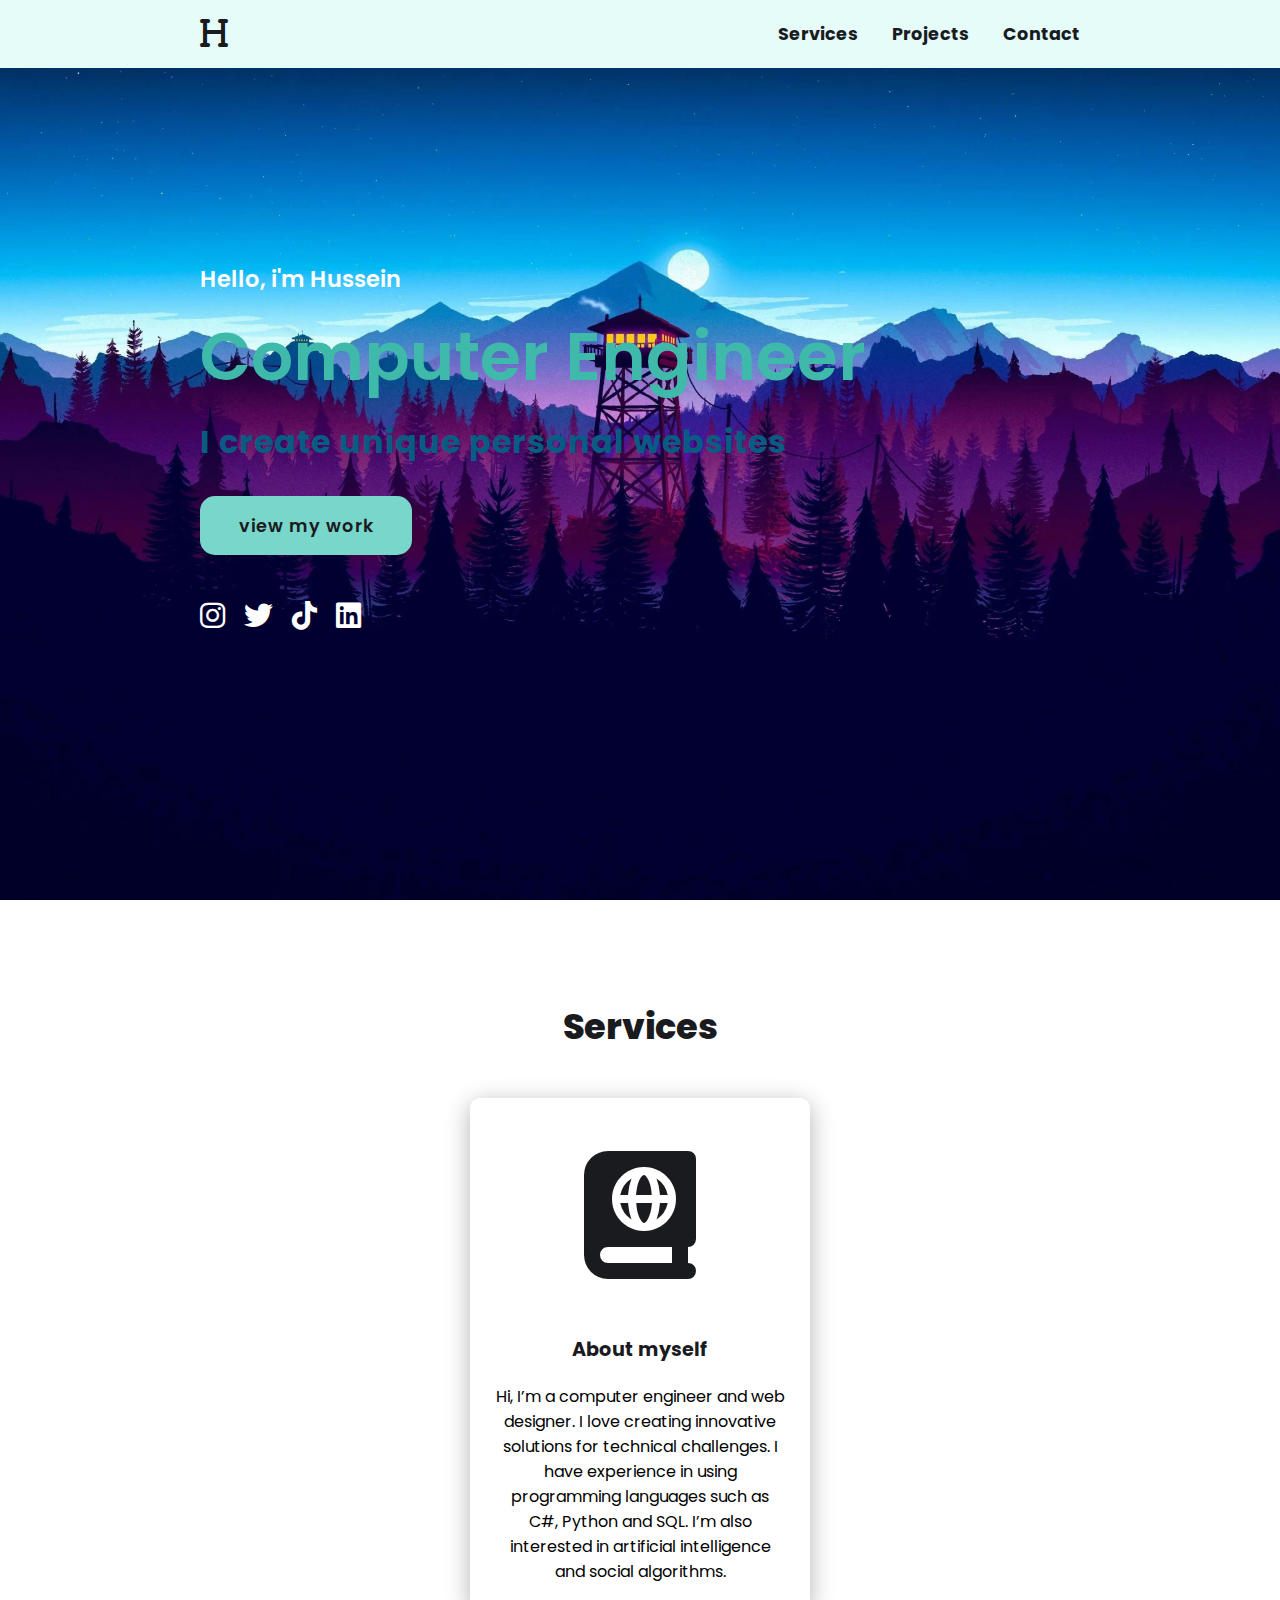
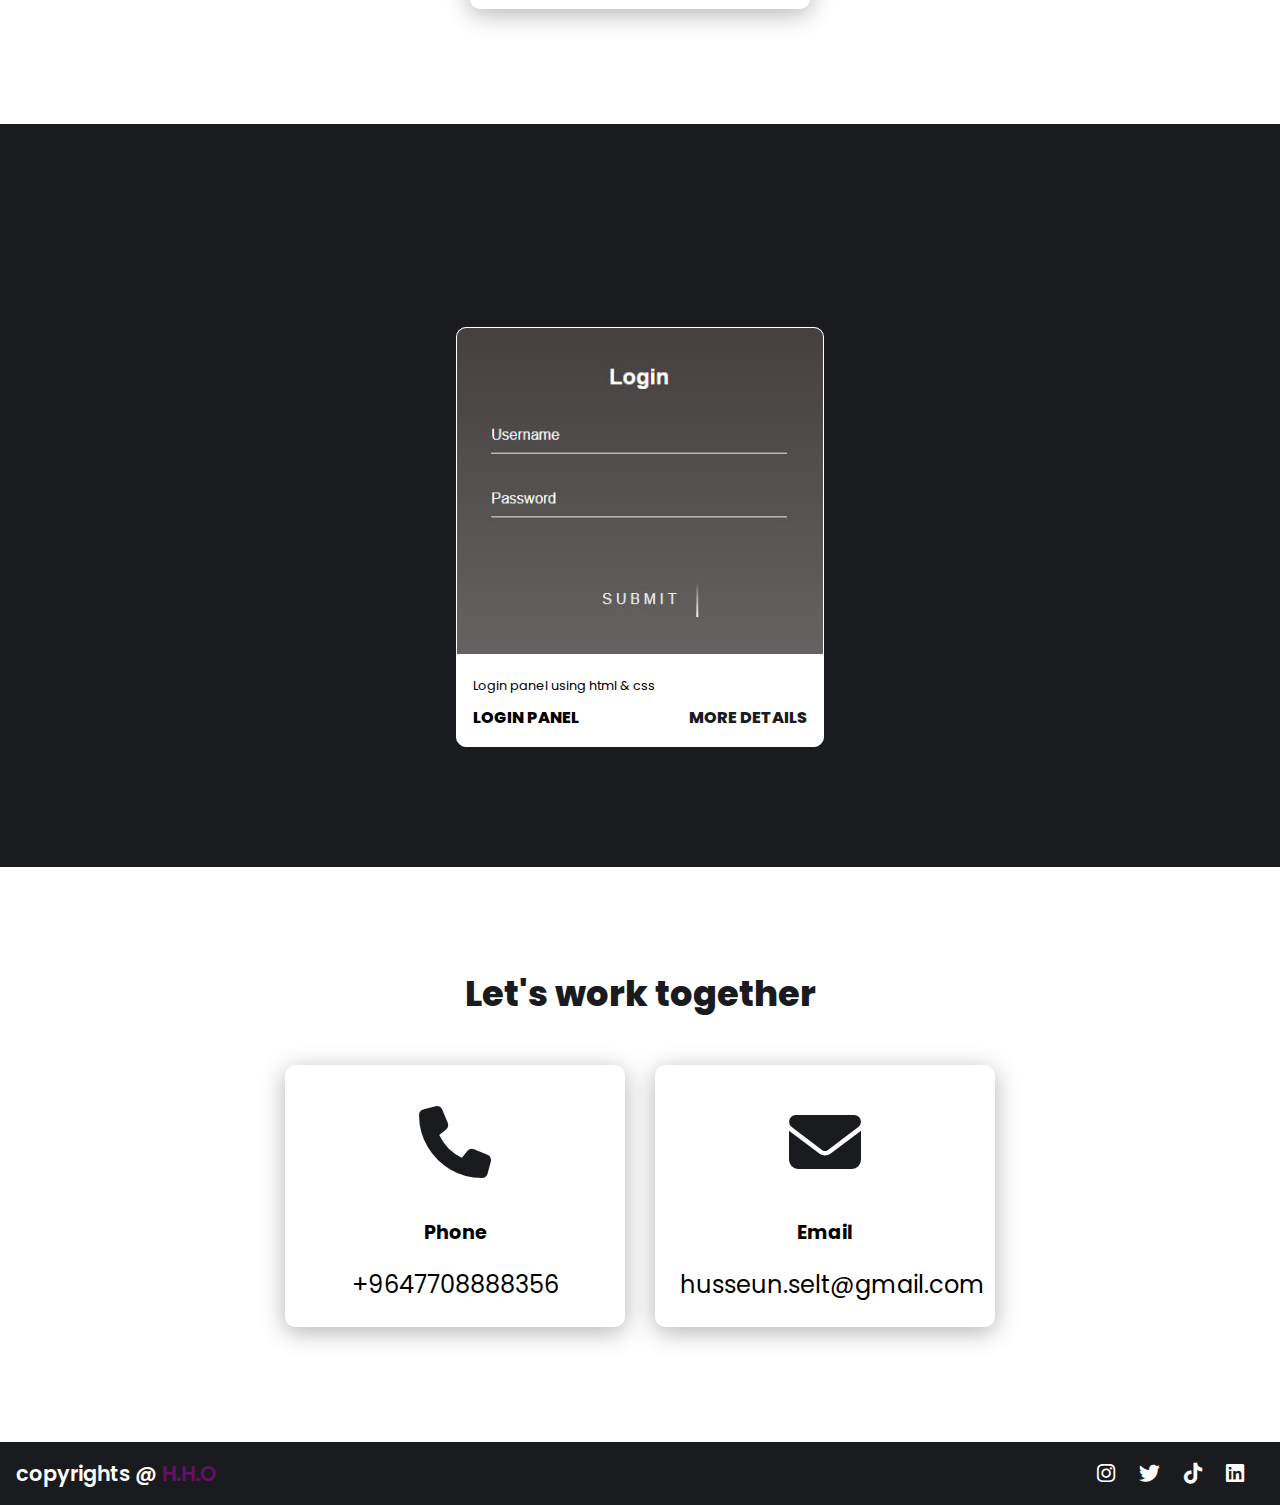
<file: index.html>
<!DOCTYPE html>
<html lang="en">
<head>
    <meta charset="UTF-8">
    <meta name="viewport" content="width=device-width, initial-scale=1.0">
    <link rel="stylesheet" href="https://cdnjs.cloudflare.com/ajax/libs/font-awesome/6.5.1/css/all.min.css">
    <link rel="stylesheet" href="style.css">
    
    <title>Hussein Hafedh</title>
</head>
<body>

    <header>
        <a href="#" class="logo"><i class="fa-solid fa-heading"></i></a>
       
        <nav class="navigation">
            <a href="#services">Services</a>
            <a href="#projects">Projects</a>
            <a href="#contect">Contact</a>
        </nav>
    </header>

   <section class="main">
<div>
    <h2>Hello, i'm Hussein<br><span>Computer Engineer</span> </h2>
    <h3>I create unique personal websites</h3>
    <a href="#projects" class="main-btn">view my work</a>
    <div class="social-icons">
        <a href="https://www.instagram.com/h9_8m?igsh=MXI0a3N0YnlmdDBreg==" target="_blank"><i class="fa-brands fa-instagram"></i></a>
        <a href="https://x.com/HafedhObai47756?t=VoNjcfzYLhWQ9nJrHdkTwg&s=09" target="_blank"><i class="fa-brands fa-twitter"></i></a>
        <a href="https://www.tiktok.com/@kh39?_t=8jegq1ZUW9t&_r=1" target="_blank"><i class="fa-brands fa-tiktok"></i></a>
        <a href="https://www.linkedin.com/in/husseun-selt-4b34a0228/" target="_blank"><i class="fa-brands fa-linkedin"></i></a>
    </div>

</div>
   </section>
   <section class="cards" id="services">
    <h2 class="title">Services</h2>
    <div class="content">
        <div class="card">
            <div class="icon">
                <i class="fa-solid fa-book-atlas"></i>
            </div>
                 <div class="info">
                <h3 > About myself </h3>
                <p >Hi, I’m a computer engineer and web designer. I love creating innovative solutions for technical challenges. I have experience in using programming languages such as C#, Python and SQL. I’m also interested in artificial intelligence and social algorithms.</p>
                 </div>
        </div>
    </div>
   </section>
   <section class="projects" id="projects">
        <h2 class="title">projects</h2>
         <div class="content">
             <div class="project-card">
                <div class="project-image">
                   <img src="projects.jpeg"/>
                    </div>
                    <div class="project-info">
                        <p class="project-category">Login panel using html & css</p>
                        <strong class="project-title">
                            <span>
                                Login panel
                            </span>
                            <a href="projects.html" class="more-details" target="_blank">More details</a>
                        </strong>
                    </div>
                </div>
               
             </div>
   </section>

     <section class="cards contact" id="contect">
              <h2 class="title">Let's work together</h2>
              <div class="content">
                <div class="card">
                    <div class="icon">
                        <i class="fa-solid fa-phone"></i>
                    </div>
                         <div class="info">
                        <h3 > Phone </h3>
                        <p>+9647708888356</p>
                        
                         </div>
                </div>
                
                    <div class="card">
                        <div class="icon">
                            <i class="fa-solid fa-envelope"></i>
                        </div>
                             <div class="info">
                            <h3 > Email </h3>
                            <p>husseun.selt@gmail.com</p>
                           
                             </div>
                    </div>
            
                   
                </div>
            
            
             </section>
             <footer class="footer">
                <p class="footer-title">copyrights @ <span>H.H.O</span></p>
                <div class="social-icons">
                    <a href="https://www.instagram.com/h9_8m?igsh=MXI0a3N0YnlmdDBreg==" target="_blank"><i class="fa-brands fa-instagram"></i></a>
                    <a href="https://x.com/HafedhObai47756?t=VoNjcfzYLhWQ9nJrHdkTwg&s=09" target="_blank"><i class="fa-brands fa-twitter"></i></a>
                    <a href="https://www.tiktok.com/@kh39?_t=8jegq1ZUW9t&_r=1" target="_blank"><i class="fa-brands fa-tiktok"></i></a>
                    <a href="https://www.linkedin.com/in/husseun-selt-4b34a0228/" target="_blank"><i class="fa-brands fa-linkedin"></i></a>
                </div>
             </footer>
</body>
</html>
</file>
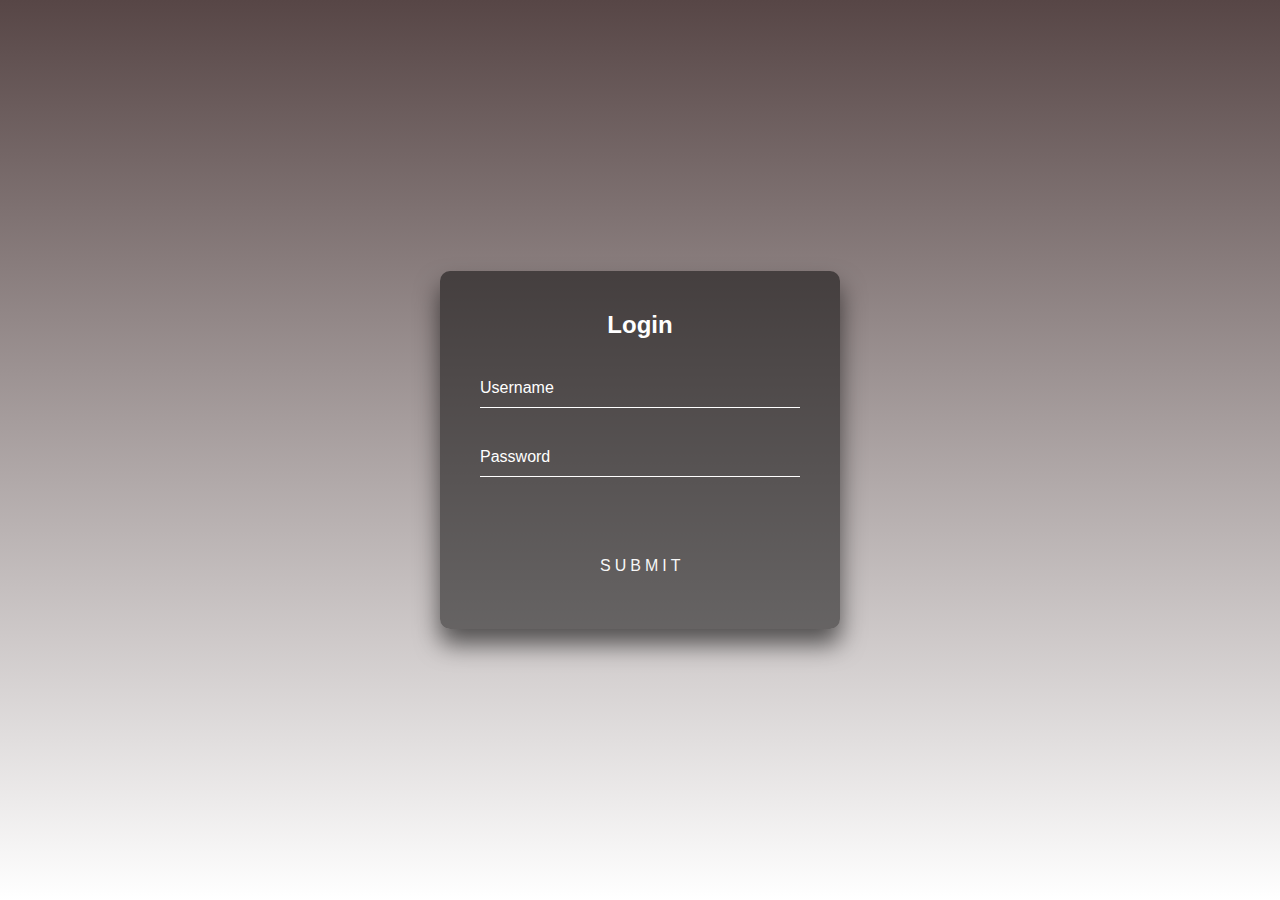
<file: projects.html>
<!DOCTYPE html>
<html lang="en">
<head>
    <meta charset="UTF-8">
    <meta name="viewport" content="width=device-width, initial-scale=1.0">
    <title>projects</title>
    <link rel="stylesheet" href="projects.css">
</head>
<body>
    <div class="login-box">
        <h2>Login</h2>
        <form>
          <div class="user-box">
            <input type="text" name="" required="">
            <label>Username</label>
          </div>
          <div class="user-box">
            <input type="password" name="" required="">
            <label>Password</label>
          </div>
          <a href="#">
            <span></span>
            <span></span>
            <span></span>
            <span></span>
            Submit
          </a>
        </form>
      </div>
</body>
</html>
</file>
<file: style.css>
@import url('https://fonts.googleapis.com/css2?family=Poppins:ital,wght@0,100;0,200;0,300;0,400;0,500;0,600;0,700;0,800;0,900;1,100;1,200;1,300;1,400;1,500;1,600;1,700;1,800;1,900&display=swap');

*{
    font-family: 'Poppins', sans-serif;
    margin: 0;
    padding: 0;
    box-sizing: border-box;
    scroll-behavior: smooth; 
}


header {
    background-color: #e5fcf9;
    width: 100%;
    position: fixed;
    z-index: 999;
    display: flex;
    justify-content: space-between;
    align-items: center;
    padding: 10px 200px ;
}

.logo{
    text-decoration: none;
    color: #1a1b1f;
    text-transform: uppercase;
    font-weight: 1000;
    font-size: 2em;
}

.navigation a{
    color: #1a1b1f;
    text-decoration: none;
    font-size: 1.1em;
    font-weight: 650;
    padding-left: 30px;
}

.navigation a:hover{
    color: #631262;
}

section {
    padding: 100px 200px;
}

.main {
    width: 100%;
    min-height: 100vh;
    display: flex;
    align-items: center;
    background: url(imges/imeg.webp) no-repeat;
    background-size: cover;
    background-position: center;
    background-attachment: fixed;
}

.main h2 {
    color: #fff;
    font-size: 1.4em;
    font-weight: 600;
}

.main h2 span {
    display: inline-block;
    margin-top: 10px;
    color: #3fb9a9;
    font-size: 3em;
    font-weight: 600;
}

.main h3 {
    color: #085c83;
    font-size: 2em;
    font-weight: 700;
    letter-spacing: 1px;
    margin-top: 10px;
    margin-bottom: 30px;
}

.main-btn {
    color: #1a1b1f;
    background-color: #78d6ca;
    text-decoration: none;
    font-size: 1.1em;
    font-weight: 600;
    display: inline-block;
    padding: 0.9375em 2.1875em;
    letter-spacing: 1px;
    border-radius: 15px;
    margin-bottom: 40px;
    transition: 0.7s ease;
}

.main-btn:hover {
    background-color: #3fb9a9;
    transform: scale(1.1);
}

.social-icons a {
    color: #fff;
    font-size: 1.8em;
    padding-right: 15px;
    transition: 0.7s ease;

}

.title {
    display: flex;
    justify-content: center;
    color: #1a1b1f;
    font-size: 2.2em;
    font-weight: 800;
    margin-bottom: 30px;
}

.content {
    display: flex;
    justify-content: center;
    flex-direction: row;
    flex-wrap: wrap;
}

.card {
    background-color: #fff;
    width: 21.25em;
    box-shadow: 0 5px 25px rgba(1 1 1 / 30%);
    border-radius: 10px;
    padding: 25px;
    margin: 15px;
    transition: 0.7s ease;
}

.card:hover {
    transform: scale(1.1);
}

.card .icon {
    color: #1a1b1f;
    font-size: 8em;
    text-align: center;
}

.info {
    text-align: center;
}

.info h3{
    color: #1a1b1f;
    font-size: 1.2em;
    font-weight: 700;
    margin: 20px;
}

.projects {
    background-color: #1a1b1f;
}

.projects .content{
    margin-top: 30px;
}

.project-card {
    background-color: #fff;
    border: 1px solid #fff;
    min-height: 14em;
    width: 23em;
    overflow: hidden;
    border-radius: 10px;
    margin: 20px;
    transition: 0.7s ease;
}

.project-card:hover {
   transform: scale(1.1);
}

.project-card:hover .project-image {
    opacity: 0.9;
 }

.project-image img{
    width: 100%
}

.project-info {
    padding: 1em;
}

.project-category {
    font-size: 0.8em;
    color: #000;
}

.project-title {
    display: flex;
    justify-content: space-between;
    text-transform: uppercase;
    font-weight: 800;
    margin-top: 10px;
}

.more-details {
    text-decoration: none;
    color: #1a1b1f;
}

.more-details:hover {
    color: #631262;
}

.contact .icon{
    font-size: 4.5em;
}

.contact .info h3 {
    color: #000;
}

.contact .info p {
    font-size: 1.5em;
}

.footer {
    background-color: #1a1b1f;
    color: #fff;
    padding: 1em;
    display: flex;
    justify-content: space-between;
}

.footer-title {
    font-size: 1.3em;
    font-weight: 600;
}

.footer-title span {
    color: #631262;
}

.footer .social-icons a{
    font-size: 1.3em;
    padding: 1px 20px 0 0;
}

@media (max-width:1023px){
    header{
        padding: 12px 20px;
    }

    .navigation a{
        padding-left: 10px;
    }

    .title{
        font-size: 1.8em;
    }

    section{
        padding: 80px 20px;
    }

    .main-content h2{
        font-size: 1em;
    }

    .main-content h3{
        font-size: 1.6em;
    }

    .content{
        flex-direction: column;
        align-items: center;
    }

}

@media (max-width:641px){
    body{
        font-size: 12px;
    }

    .main-content h2{
        font-size: 0.8em;
    }

    .main-content h3{
        font-size: 1.4em;
    }
}

@media (max-width:300px){
    body{
        font-size: 10px;
     
    }
}
</file>
<file: projects.css>
html {
    height: 100%;
  }
  body {
    margin:0;
    padding:0;
    font-family: sans-serif;
    background: linear-gradient(#574646, #ffffff);
  }
  
  .login-box {
    position: absolute;
    top: 50%;
    left: 50%;
    width: 400px;
    padding: 40px;
    transform: translate(-50%, -50%);
    background: rgba(0, 0, 0, 0.5);
    box-sizing: border-box;
    box-shadow: 0 15px 25px rgba(0, 0, 0, 0.6);
    border-radius: 10px;
  }
  
  .login-box h2 {
    margin: 0 0 30px;
    padding: 0;
    color: #fff;
    text-align: center;
  }
  
  .login-box .user-box {
    position: relative;
  }
  
  .login-box .user-box input {
    width: 100%;
    padding: 10px 0;
    font-size: 16px;
    color: #fff;
    margin-bottom: 30px;
    border: none;
    border-bottom: 1px solid #fff;
    outline: none;
    background: transparent;
  }
  .login-box .user-box label {
    position: absolute;
    top:0;
    left: 0;
    padding: 10px 0;
    font-size: 16px;
    color: #fff;
    pointer-events: none;
    transition: .5s;
  }
  
  .login-box .user-box input:focus ~ label,
  .login-box .user-box input:valid ~ label {
    top: -20px;
    left: 0;
    color: #ffffff;
    font-size: 12px;
  }
  
  .login-box form a {
    position: relative;
    display: inline-block;
    left:100px;
    padding: 10px 20px;
    color: #f7f7f7;
    font-size: 16px;
    text-decoration: none;
    text-transform: uppercase;
    overflow: hidden;
    transition: .5s;
    margin-top: 40px;
    letter-spacing: 4px
  }
  
  .login-box a:hover {
    background: #000000;
    color: #fff;
    border-radius: 5px;
    box-shadow: 0 0 5px #000000,
                0 0 25px #000000,
                0 0 50px #000000,
                0 0 100px #000000;
  }
  
  .login-box a span {
    position: absolute;
    display: block;
  }
  
  .login-box a span:nth-child(1) {
    top: 0;
    left: -100%;
    width: 100%;
    height: 2px;
    background: linear-gradient(90deg, transparent, #ffffff);
    animation: btn-anim1 1s linear infinite;
  }
  
  @keyframes btn-anim1 {
    0% {
      left: -100%;
    }
    50%,100% {
      left: 100%;
    }
  }
  
  .login-box a span:nth-child(2) {
    top: -100%;
    right: 0;
    width: 2px;
    height: 100%;
    background: linear-gradient(180deg, transparent, #ffffff);
    animation: btn-anim2 1s linear infinite;
    animation-delay: .25s
  }
  
  @keyframes btn-anim2 {
    0% {
      top: -100%;
    }
    50%,100% {
      top: 100%;
    }
  }
  
  .login-box a span:nth-child(3) {
    bottom: 0;
    right: -100%;
    width: 100%;
    height: 2px;
    background: linear-gradient(270deg, transparent, #ffffff);
    animation: btn-anim3 1s linear infinite;
    animation-delay: .5s
  }
  
  @keyframes btn-anim3 {
    0% {
      right: -100%;
    }
    50%,100% {
      right: 100%;
    }
  }
  
  .login-box a span:nth-child(4) {
    bottom: -100%;
    left: 0;
    width: 2px;
    height: 100%;
    background: linear-gradient(360deg, transparent, #ffffff);
    animation: btn-anim4 1s linear infinite;
    animation-delay: .75s
  }
  
  @keyframes btn-anim4 {
    0% {
      bottom: -100%;
    }
    50%,100% {
      bottom: 100%;
    }
  }
</file>
